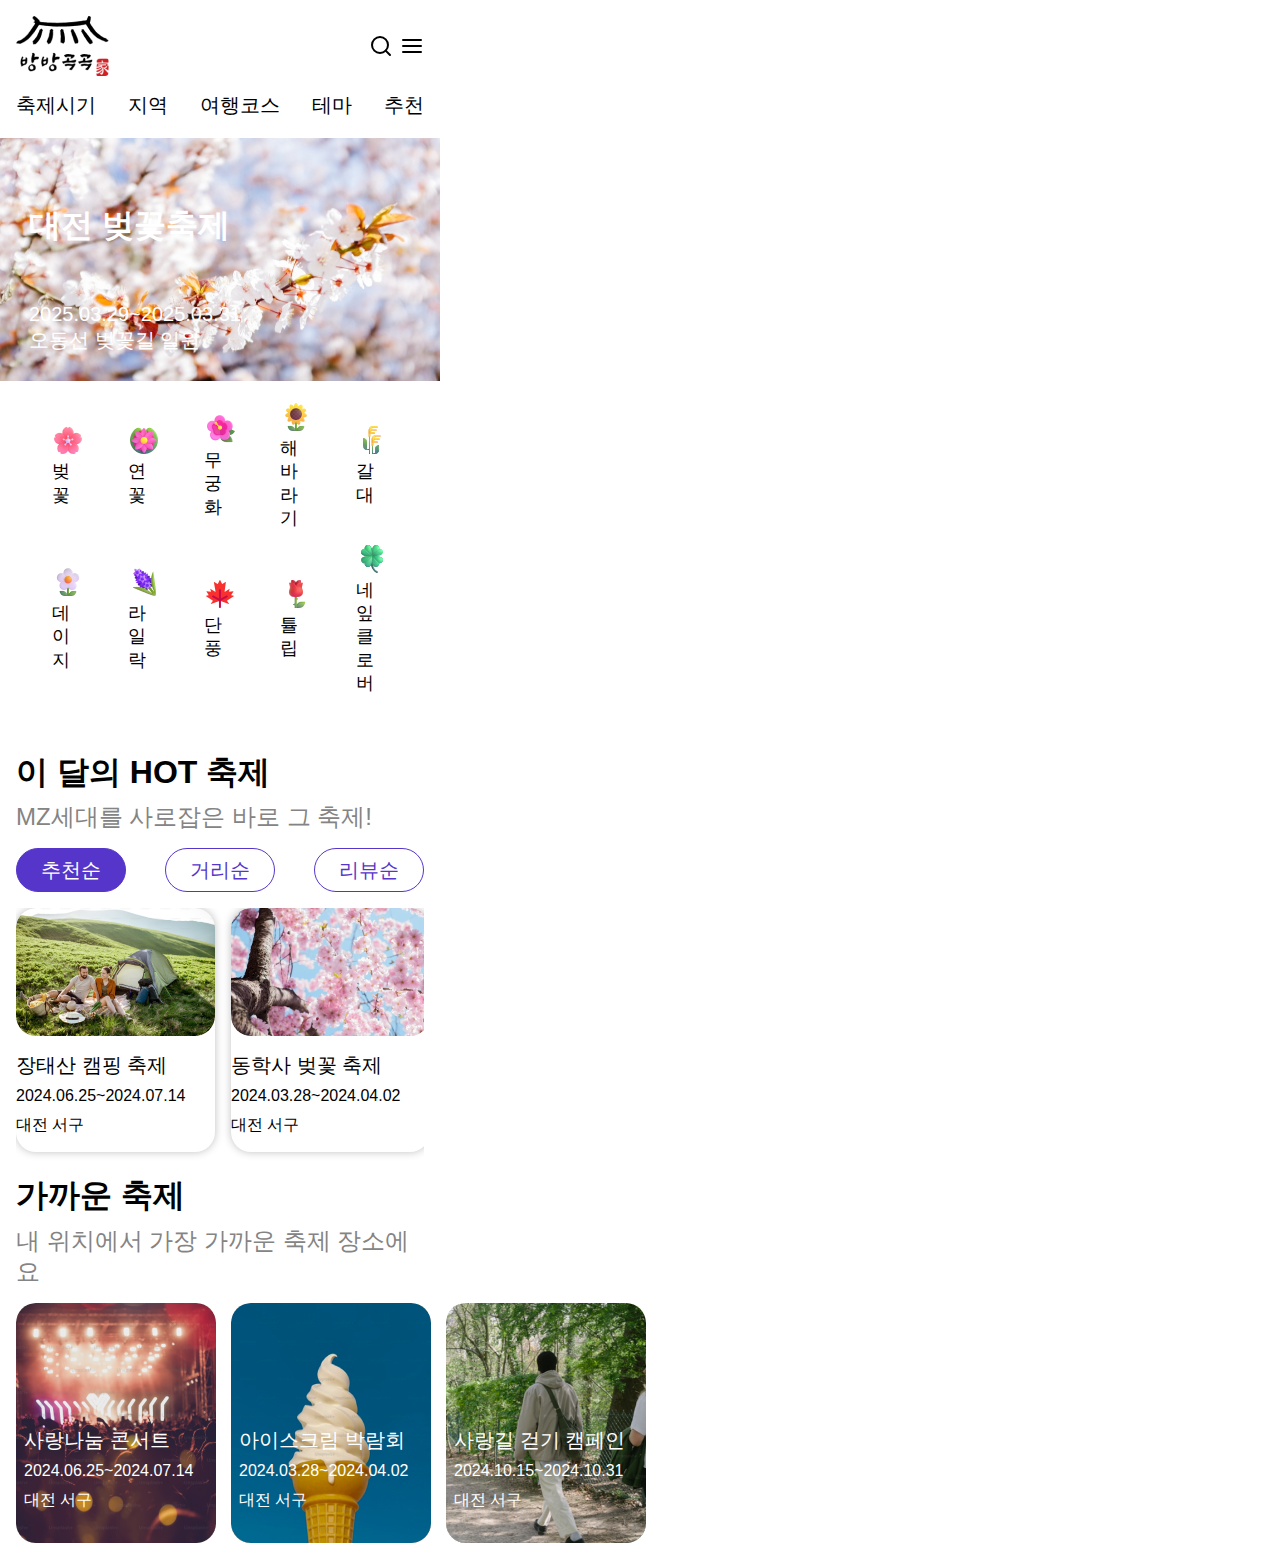
<file: index.html>
<!DOCTYPE html>
<html lang="en">
<head>
  <meta charset="UTF-8">
  <meta http-equiv="X-UA-Compatible" content="IE=edge">
  <meta name="viewport" content="width=device-width, initial-scale=1.0">
  <link rel="stylesheet" href="./vars.css">
  <link rel="stylesheet" href="./style.css">
  
  
  <style>
   a,
   button,
   input,
   select,
   h1,
   h2,
   h3,
   h4,
   h5,
   * {
       box-sizing: border-box;
       margin: 0;
       padding: 0;
       border: none;
       text-decoration: none;
       background: none;
   
       -webkit-font-smoothing: antialiased;
   }
   
   menu, ol, ul {
       list-style-type: none;
       margin: 0;
       padding: 0;
   }
   </style>
  <title>Document</title>
</head>
<body>
  <div class="i-phone-13-14-1">
    <div class="frame-1">
      <div class="frame-22">
        <div class="header">
          <div class="frame-6">
            <img class="_2" src="_20.png" />
            <div class="frame-5">
              <img class="search" src="search0.svg" />
              <img class="menu" src="menu0.svg" />
            </div>
          </div>
          <div class="frame-4">
            <div class="div">축제시기</div>
            <div class="div">지역</div>
            <div class="div">여행코스</div>
            <div class="div">테마</div>
            <div class="div">추천</div>
          </div>
        </div>
        <div
          class="div2"
          style="
            background: url(div5.png) center;
            background-size: cover;
            background-repeat: no-repeat;
          "
        >
          <div class="frame-8">
            <div class="div3">대전 벚꽃축제</div>
            <div class="frame-7">
              <div class="_2025-03-29-2025-03-31">2025.03.29~2025.03.31</div>
              <div class="div4">오동선 벚꽃길 일원</div>
            </div>
          </div>
        </div>
        <div class="frame-23">
          <div class="div5">
            <div class="frame-9">
              <div class="flower">
                <div class="flower-cherry-blossom">
                  <img class="image" src="image0.png" />
                </div>
              </div>
              <div class="div6">벚꽃</div>
            </div>
            <div class="frame-10">
              <div class="flower2">
                <img class="image2" src="image1.png" />
              </div>
              <div class="div6">연꽃</div>
            </div>
            <div class="frame-13">
              <div class="flower">
                <div class="hibiscus">
                  <img class="image" src="image2.png" />
                </div>
              </div>
              <div class="div6">무궁화</div>
            </div>
            <div class="frame-12">
              <div class="flower">
                <div class="sunflower">
                  <img class="image" src="image3.png" />
                </div>
              </div>
              <div class="div6">해바라기</div>
            </div>
            <div class="frame-14">
              <img class="flower3" src="flower4.svg" />
              <div class="div6">갈대</div>
            </div>
            <div class="frame-15">
              <div class="flower2">
                <img class="image" src="image4.png" />
              </div>
              <div class="div6">데이지</div>
            </div>
            <div class="frame-16">
              <div class="flower2">
                <img class="ginger-01-2" src="ginger-01-20.png" />
              </div>
              <div class="div6">라일락</div>
            </div>
            <div class="frame-17">
              <img class="flower4" src="flower7.svg" />
              <div class="div6">단풍</div>
            </div>
            <div class="frame-11">
              <div class="flower2">
                <img class="image" src="image5.png" />
              </div>
              <div class="div6">튤립</div>
            </div>
            <div class="frame-18">
              <div class="flower5">
                <img class="four-leaf-clover" src="four-leaf-clover0.svg" />
              </div>
              <div class="div6">네잎클로버</div>
            </div>
          </div>
          <div class="div7">
            <div class="frame-19">
              <div class="hot">이 달의 HOT 축제</div>
              <div class="mz">MZ세대를 사로잡은 바로 그 축제!</div>
            </div>
            <div class="frame-20">
              <div class="div8">
                <div class="div9">추천순</div>
              </div>
              <div class="div10">
                <div class="div11">거리순</div>
              </div>
              <div class="div10">
                <div class="div11">리뷰순</div>
              </div>
            </div>
            <div class="frame-110">
              <div class="card">
                <img class="rectangle-1" src="rectangle-10.png" />
                <div class="frame-72">
                  <div class="div12">장태산 캠핑 축제</div>
                  <div class="_2024-06-25-2024-07-14">2024.06.25~2024.07.14</div>
                  <div class="div13">대전 서구</div>
                </div>
              </div>
              <div class="card2">
                <img class="rectangle-1" src="rectangle-11.png" />
                <div class="frame-72">
                  <div class="div12">동학사 벚꽃 축제</div>
                  <div class="_2024-06-25-2024-07-14">2024.03.28~2024.04.02</div>
                  <div class="div13">대전 서구</div>
                </div>
              </div>
              <div class="card3">
                <img class="rectangle-1" src="rectangle-12.png" />
                <div class="frame-72">
                  <div class="div12">갑천 해바라기 축제</div>
                  <div class="_2024-06-25-2024-07-14">2024.10.15~2024.10.31</div>
                  <div class="div13">대전 서구</div>
                </div>
              </div>
            </div>
          </div>
        </div>
        <div class="frame-21">
          <div class="frame-19">
            <div class="div14">가까운 축제</div>
            <div class="div15">내 위치에서 가장 가까운 축제 장소에요</div>
          </div>
          <div class="frame-111">
            <div
              class="card4"
              style="
                background: url(card3.png) center;
                background-size: cover;
                background-repeat: no-repeat;
              "
            >
              <img class="rectangle-12" src="rectangle-13.png" />
              <div class="frame-73">
                <div class="div4">사랑나눔 콘서트</div>
                <div class="_2024-06-25-2024-07-142">2024.06.25~2024.07.14</div>
                <div class="div16">대전 서구</div>
              </div>
            </div>
            <div
              class="card5"
              style="
                background: url(card4.png) center;
                background-size: cover;
                background-repeat: no-repeat;
              "
            >
              <img class="rectangle-12" src="rectangle-14.png" />
              <div class="frame-73">
                <div class="div4">아이스크림 박람회</div>
                <div class="_2024-06-25-2024-07-142">2024.03.28~2024.04.02</div>
                <div class="div16">대전 서구</div>
              </div>
            </div>
            <div
              class="card6"
              style="
                background: url(card5.png) center;
                background-size: cover;
                background-repeat: no-repeat;
              "
            >
              <img class="rectangle-12" src="rectangle-15.png" />
              <div class="frame-73">
                <div class="div4">사랑길 걷기 캠페인</div>
                <div class="_2024-06-25-2024-07-142">2024.10.15~2024.10.31</div>
                <div class="div16">대전 서구</div>
              </div>
            </div>
          </div>
        </div>
      </div>
    </div>
  </div>
  
</body>
</html>
</file>
<file: vars.css>
/* Figma Styles of your File */
:root {
  /* Colors */
  /* Fonts */
  --pre-bold-font-family: PretendardVariable-Bold, sans-serif;
  --pre-bold-font-size: 48px;
  --pre-bold-line-height: 130%;
  --pre-bold-font-weight: 700;
  --pre-bold-font-style: normal;
  --pre-semibold-font-family: PretendardVariable-SemiBold, sans-serif;
  --pre-semibold-font-size: 44px;
  --pre-semibold-line-height: 130%;
  --pre-semibold-font-weight: 600;
  --pre-semibold-font-style: normal;
  --pre-regular-font-family: PretendardVariable-Regular, sans-serif;
  --pre-regular-font-size: 40px;
  --pre-regular-line-height: 130%;
  --pre-regular-font-weight: 400;
  --pre-regular-font-style: normal;
  --pre-regular-34px-font-family: PretendardVariable-Regular, sans-serif;
  --pre-regular-34px-font-size: 34px;
  --pre-regular-34px-line-height: 130%;
  --pre-regular-34px-font-weight: 400;
  --pre-regular-34px-font-style: normal;

  /* Effects */
}
</file>
<file: style.css>
.i-phone-13-14-1,
.i-phone-13-14-1 * {
  box-sizing: border-box;
}
.i-phone-13-14-1 {
  background: #ffffff;
  border-radius: 12px;
  height: 956px;
  position: relative;
}
.frame-1 {
  width: 440px;
  height: 949px;
  position: absolute;
  left: 0px;
  top: 0px;
}
.frame-22 {
  display: flex;
  flex-direction: column;
  gap: 4px;
  align-items: center;
  justify-content: flex-start;
  width: 440px;
  position: absolute;
  left: 0px;
  top: 0px;
}
.header {
  padding: 0px 0px 16px 0px;
  display: flex;
  flex-direction: column;
  gap: 0px;
  align-items: flex-start;
  justify-content: flex-start;
  align-self: stretch;
  flex-shrink: 0;
  position: relative;
}
.frame-6 {
  padding: 16px;
  display: flex;
  flex-direction: row;
  align-items: center;
  justify-content: space-between;
  align-self: stretch;
  flex-shrink: 0;
  position: relative;
}
._2 {
  flex-shrink: 0;
  width: 93px;
  height: 60px;
  position: relative;
  object-fit: cover;
}
.frame-5 {
  display: flex;
  flex-direction: row;
  gap: 7px;
  align-items: center;
  justify-content: flex-start;
  flex-shrink: 0;
  position: relative;
}
.search {
  flex-shrink: 0;
  width: 24px;
  height: 24px;
  position: relative;
  overflow: visible;
}
.menu {
  flex-shrink: 0;
  width: 24px;
  height: 24px;
  position: relative;
  overflow: visible;
}
.frame-4 {
  padding: 0px 16px 0px 16px;
  display: flex;
  flex-direction: row;
  align-items: center;
  justify-content: space-between;
  align-self: stretch;
  flex-shrink: 0;
  position: relative;
}
.div {
  color: #000000;
  text-align: left;
  font-family: "PretendardVariable-Regular", sans-serif;
  font-size: 20px;
  line-height: 130%;
  font-weight: 400;
  position: relative;
  display: flex;
  align-items: center;
  justify-content: flex-start;
}
.div2 {
  background: linear-gradient(to left, #d9d9d9, #d9d9d9);
  padding: 28px 29px 28px 29px;
  display: flex;
  flex-direction: column;
  gap: 10px;
  align-items: flex-start;
  justify-content: flex-end;
  align-self: stretch;
  flex-shrink: 0;
  height: 243px;
  position: relative;
}
.frame-8 {
  display: flex;
  flex-direction: column;
  gap: 54px;
  align-items: flex-start;
  justify-content: flex-start;
  flex-shrink: 0;
  width: 218px;
  position: relative;
}
.div3 {
  color: #ffffff;
  text-align: left;
  font-family: "PretendardVariable-Bold", sans-serif;
  font-size: 32px;
  line-height: 130%;
  font-weight: 700;
  position: relative;
  align-self: stretch;
  display: flex;
  align-items: center;
  justify-content: flex-start;
}
.frame-7 {
  display: flex;
  flex-direction: column;
  gap: 0px;
  align-items: flex-start;
  justify-content: flex-start;
  align-self: stretch;
  flex-shrink: 0;
  position: relative;
}
._2025-03-29-2025-03-31 {
  color: #ffffff;
  text-align: left;
  font-family: "PretendardVariable-Regular", sans-serif;
  font-size: 20px;
  line-height: 130%;
  font-weight: 400;
  position: relative;
  align-self: stretch;
  display: flex;
  align-items: center;
  justify-content: flex-start;
}
.div4 {
  color: #ffffff;
  text-align: left;
  font-family: "PretendardVariable-Regular", sans-serif;
  font-size: 20px;
  line-height: 130%;
  font-weight: 400;
  position: relative;
  align-self: stretch;
  display: flex;
  align-items: center;
  justify-content: flex-start;
}
.frame-23 {
  display: flex;
  flex-direction: column;
  gap: 40px;
  align-items: center;
  justify-content: flex-start;
  align-self: stretch;
  flex-shrink: 0;
  position: relative;
}
.div5 {
  padding: 16px;
  display: flex;
  flex-direction: row;
  gap: 44px;
  row-gap: 12px;
  align-items: center;
  justify-content: center;
  flex-wrap: wrap;
  align-content: center;
  align-self: stretch;
  flex-shrink: 0;
  position: relative;
  overflow: hidden;
}
.frame-9 {
  display: flex;
  flex-direction: column;
  gap: 4px;
  align-items: center;
  justify-content: center;
  flex-shrink: 0;
  width: 32px;
  position: relative;
}
.flower {
  align-self: stretch;
  flex-shrink: 0;
  height: 32px;
  position: relative;
}
.flower-cherry-blossom {
  width: 100%;
  height: 100%;
  position: absolute;
  right: 0%;
  left: 0%;
  bottom: 0%;
  top: 0%;
  overflow: hidden;
}
.image {
  width: 100%;
  height: 100%;
  position: absolute;
  right: 0%;
  left: 0%;
  bottom: 0%;
  top: 0%;
  object-fit: cover;
}
.div6 {
  color: #000000;
  text-align: left;
  font-family: "PretendardVariable-Regular", sans-serif;
  font-size: 18px;
  line-height: 130%;
  font-weight: 400;
  position: relative;
  display: flex;
  align-items: center;
  justify-content: flex-start;
}
.frame-10 {
  display: flex;
  flex-direction: column;
  gap: 4px;
  align-items: center;
  justify-content: center;
  flex-shrink: 0;
  width: 32px;
  position: relative;
}
.flower2 {
  align-self: stretch;
  flex-shrink: 0;
  height: 32px;
  position: relative;
  overflow: hidden;
}
.image2 {
  width: 32px;
  height: 32px;
  position: absolute;
  left: 0px;
  top: 0px;
  object-fit: cover;
}
.frame-13 {
  display: flex;
  flex-direction: column;
  gap: 4px;
  align-items: center;
  justify-content: center;
  flex-shrink: 0;
  width: 32px;
  position: relative;
}
.hibiscus {
  width: 100%;
  height: 100%;
  position: absolute;
  right: 0%;
  left: 0%;
  bottom: 0%;
  top: 0%;
  overflow: hidden;
}
.frame-12 {
  display: flex;
  flex-direction: column;
  gap: 4px;
  align-items: center;
  justify-content: center;
  flex-shrink: 0;
  width: 32px;
  position: relative;
}
.sunflower {
  width: 100%;
  height: 100%;
  position: absolute;
  right: 0%;
  left: 0%;
  bottom: 0%;
  top: 0%;
  overflow: hidden;
}
.frame-14 {
  display: flex;
  flex-direction: column;
  gap: 4px;
  align-items: center;
  justify-content: center;
  flex-shrink: 0;
  width: 32px;
  position: relative;
}
.flower3 {
  align-self: stretch;
  flex-shrink: 0;
  height: 32px;
  position: relative;
  overflow: visible;
}
.frame-15 {
  display: flex;
  flex-direction: column;
  gap: 4px;
  align-items: center;
  justify-content: center;
  flex-shrink: 0;
  width: 32px;
  position: relative;
}
.frame-16 {
  display: flex;
  flex-direction: column;
  gap: 4px;
  align-items: center;
  justify-content: center;
  flex-shrink: 0;
  width: 32px;
  position: relative;
}
.ginger-01-2 {
  width: 100%;
  height: 100%;
  position: absolute;
  right: 0%;
  left: 0%;
  bottom: 0%;
  top: 0%;
  object-fit: cover;
}
.frame-17 {
  display: flex;
  flex-direction: column;
  gap: 4px;
  align-items: center;
  justify-content: center;
  flex-shrink: 0;
  width: 32px;
  position: relative;
}
.flower4 {
  align-self: stretch;
  flex-shrink: 0;
  height: 32px;
  position: relative;
  overflow: visible;
}
.frame-11 {
  display: flex;
  flex-direction: column;
  gap: 4px;
  align-items: center;
  justify-content: center;
  flex-shrink: 0;
  width: 32px;
  position: relative;
}
.frame-18 {
  display: flex;
  flex-direction: column;
  gap: 4px;
  align-items: center;
  justify-content: center;
  flex-shrink: 0;
  width: 32px;
  position: relative;
}
.flower5 {
  display: flex;
  flex-direction: row;
  gap: 10px;
  align-items: center;
  justify-content: flex-start;
  align-self: stretch;
  flex-shrink: 0;
  position: relative;
  overflow: hidden;
}
.four-leaf-clover {
  flex: 1;
  height: 32px;
  position: relative;
  overflow: visible;
}
.div7 {
  display: flex;
  flex-direction: column;
  gap: 16px;
  align-items: flex-start;
  justify-content: flex-start;
  flex-shrink: 0;
  width: 408px;
  position: relative;
}
.frame-19 {
  display: flex;
  flex-direction: column;
  gap: 8px;
  align-items: flex-start;
  justify-content: flex-start;
  align-self: stretch;
  flex-shrink: 0;
  position: relative;
}
.hot {
  color: #000000;
  text-align: left;
  font-family: "PretendardVariable-Bold", sans-serif;
  font-size: 32px;
  line-height: 130%;
  font-weight: 700;
  position: relative;
  align-self: stretch;
  display: flex;
  align-items: center;
  justify-content: flex-start;
}
.mz {
  color: #848484;
  text-align: left;
  font-family: "PretendardVariable-Regular", sans-serif;
  font-size: 24px;
  line-height: 130%;
  font-weight: 400;
  position: relative;
  align-self: stretch;
  display: flex;
  align-items: center;
  justify-content: flex-start;
}
.frame-20 {
  display: flex;
  flex-direction: row;
  align-items: center;
  justify-content: space-between;
  align-self: stretch;
  flex-shrink: 0;
  position: relative;
}
.div8 {
  background: #5636ca;
  border-radius: 65px;
  border-style: solid;
  border-color: #5636ca;
  border-width: 1px;
  padding: 8px 24px 8px 24px;
  display: flex;
  flex-direction: row;
  gap: 10px;
  align-items: center;
  justify-content: center;
  flex-shrink: 0;
  position: relative;
}
.div9 {
  color: #ffffff;
  text-align: left;
  font-family: "PretendardVariable-Regular", sans-serif;
  font-size: 20px;
  line-height: 130%;
  font-weight: 400;
  position: relative;
  display: flex;
  align-items: center;
  justify-content: flex-start;
}
.div10 {
  border-radius: 65px;
  border-style: solid;
  border-color: #5636ca;
  border-width: 1px;
  padding: 8px 24px 8px 24px;
  display: flex;
  flex-direction: row;
  gap: 10px;
  align-items: center;
  justify-content: center;
  flex-shrink: 0;
  position: relative;
}
.div11 {
  color: #5636ca;
  text-align: left;
  font-family: "PretendardVariable-Regular", sans-serif;
  font-size: 20px;
  line-height: 130%;
  font-weight: 400;
  position: relative;
  display: flex;
  align-items: center;
  justify-content: flex-start;
}
.frame-110 {
  flex-shrink: 0;
  width: 408px;
  height: 263px;
  position: relative;
  overflow-x: auto;
}
.card {
  background: #ffffff;
  border-radius: 20px;
  display: flex;
  flex-direction: column;
  gap: 16px;
  align-items: flex-start;
  justify-content: flex-start;
  width: 199px;
  position: absolute;
  left: 0px;
  top: 0px;
  box-shadow: 0px 0px 8px 0px rgba(0, 0, 0, 0.25);
}
.rectangle-1 {
  background: linear-gradient(to left, #d9d9d9, #d9d9d9);
  border-radius: 20px;
  align-self: stretch;
  flex-shrink: 0;
  height: 128px;
  position: relative;
  object-fit: cover;
}
.frame-72 {
  padding: 0px 0px 16px 0px;
  display: flex;
  flex-direction: column;
  gap: 8px;
  align-items: flex-start;
  justify-content: flex-start;
  flex-shrink: 0;
  width: 186px;
  position: relative;
}
.div12 {
  color: #000000;
  text-align: left;
  font-family: "PretendardVariable-Regular", sans-serif;
  font-size: 20px;
  line-height: 130%;
  font-weight: 400;
  position: relative;
  align-self: stretch;
  display: flex;
  align-items: center;
  justify-content: flex-start;
}
._2024-06-25-2024-07-14 {
  color: #000000;
  text-align: left;
  font-family: "PretendardVariable-Regular", sans-serif;
  font-size: 16px;
  line-height: 130%;
  font-weight: 400;
  position: relative;
  align-self: stretch;
  display: flex;
  align-items: center;
  justify-content: flex-start;
}
.div13 {
  color: #000000;
  text-align: left;
  font-family: "PretendardVariable-Regular", sans-serif;
  font-size: 16px;
  line-height: 130%;
  font-weight: 400;
  position: relative;
  align-self: stretch;
  display: flex;
  align-items: center;
  justify-content: flex-start;
}
.card2 {
  background: #ffffff;
  border-radius: 20px;
  display: flex;
  flex-direction: column;
  gap: 16px;
  align-items: flex-start;
  justify-content: flex-start;
  width: 199px;
  position: absolute;
  left: 215px;
  top: 0px;
  box-shadow: 0px 0px 8px 0px rgba(0, 0, 0, 0.25);
}
.card3 {
  background: #ffffff;
  border-radius: 20px;
  display: flex;
  flex-direction: column;
  gap: 16px;
  align-items: flex-start;
  justify-content: flex-start;
  width: 199px;
  position: absolute;
  left: 430px;
  top: 0px;
  box-shadow: 0px 0px 8px 0px rgba(0, 0, 0, 0.25);
}
.frame-21 {
  display: flex;
  flex-direction: column;
  gap: 16px;
  align-items: flex-start;
  justify-content: flex-start;
  flex-shrink: 0;
  width: 408px;
  position: relative;
}
.div14 {
  color: #000000;
  text-align: left;
  font-family: "PretendardVariable-Bold", sans-serif;
  font-size: 32px;
  line-height: 130%;
  font-weight: 700;
  position: relative;
  align-self: stretch;
  display: flex;
  align-items: center;
  justify-content: flex-start;
}
.div15 {
  color: #848484;
  text-align: left;
  font-family: "PretendardVariable-Regular", sans-serif;
  font-size: 24px;
  line-height: 130%;
  font-weight: 400;
  position: relative;
  align-self: stretch;
  display: flex;
  align-items: center;
  justify-content: flex-start;
}
.frame-111 {
  flex-shrink: 0;
  width: 570px;
  height: 263px;
  position: relative;
}
.card4 {
  background: linear-gradient(to left, #ffffff, #ffffff);
  border-radius: 20px;
  width: 200px;
  height: 240px;
  position: absolute;
  left: 0px;
  top: 0px;
}
.rectangle-12 {
  background: linear-gradient(to left, #d9d9d9, #d9d9d9);
  border-radius: 20px;
  width: 200px;
  height: 240px;
  position: absolute;
  left: 0px;
  top: 0px;
  object-fit: cover;
}
.frame-73 {
  padding: 0px 0px 32px 0px;
  display: flex;
  flex-direction: column;
  gap: 8px;
  align-items: flex-start;
  justify-content: flex-start;
  width: 361px;
  position: absolute;
  left: 8px;
  top: 124px;
}
._2024-06-25-2024-07-142 {
  color: #ffffff;
  text-align: left;
  font-family: "PretendardVariable-Regular", sans-serif;
  font-size: 16px;
  line-height: 130%;
  font-weight: 400;
  position: relative;
  align-self: stretch;
  display: flex;
  align-items: center;
  justify-content: flex-start;
}
.div16 {
  color: #ffffff;
  text-align: left;
  font-family: "PretendardVariable-Regular", sans-serif;
  font-size: 16px;
  line-height: 130%;
  font-weight: 400;
  position: relative;
  align-self: stretch;
  display: flex;
  align-items: center;
  justify-content: flex-start;
}
.card5 {
  background: linear-gradient(to left, #ffffff, #ffffff);
  border-radius: 20px;
  width: 200px;
  height: 240px;
  position: absolute;
  left: 215px;
  top: 0px;
}
.card6 {
  background: linear-gradient(to left, #ffffff, #ffffff);
  border-radius: 20px;
  width: 200px;
  height: 240px;
  position: absolute;
  left: 430px;
  top: 0px;
}
</file>
